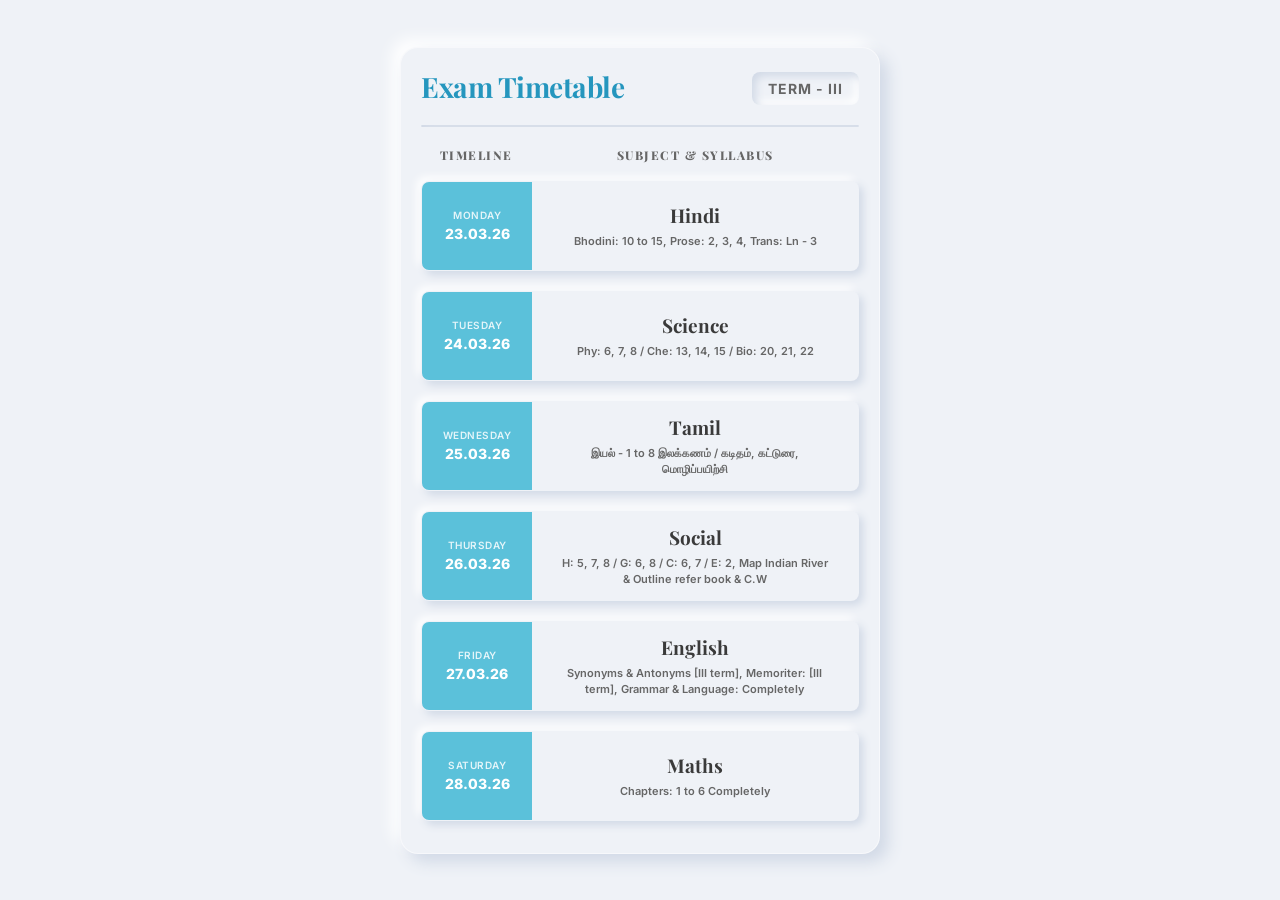
<file: index.html>
<!DOCTYPE html>
<html lang="en">

<head>
  <meta charset="UTF-8">
  <meta name="viewport" content="width=device-width, initial-scale=1.0">
  <title>Exam Timetable - Term III</title>
  <!-- Fonts -->
  <link rel="preconnect" href="https://fonts.googleapis.com">
  <link rel="preconnect" href="https://fonts.gstatic.com" crossorigin>
  <link
    href="https://fonts.googleapis.com/css2?family=Inter:wght@400;500;600;700&family=Playfair+Display:ital,wght@0,700;1,500&display=swap"
    rel="stylesheet">
  <link rel="stylesheet" href="https://cdnjs.cloudflare.com/ajax/libs/font-awesome/6.4.0/css/all.min.css">

  <style>
    :root {
      --bg-color: #eff2f7;
      --neu-light: #ffffff;
      --neu-dark: #d1d9e6;
      --primary-accent: #2596be;
      --secondary-accent: #5bc1da;
      --text-main: #3a3a3a;
      --text-muted: #666666;
      --radius-lg: 18px;
      --radius-md: 8px;
      --radius-sm: 5px;

      --fontHeading: 'Playfair Display', serif;
      --fontBody: 'Inter', sans-serif;
      --fontTamil: 'Noto Sans Tamil', sans-serif;

      --neu-flat: 8px 8px 16px var(--neu-dark), -8px -8px 16px var(--neu-light);
      --neu-pressed: inset 4px 4px 8px var(--neu-dark), inset -4px -4px 8px var(--neu-light);
      --neu-elevated: 4px 4px 8px var(--neu-dark), -4px -4px 8px var(--neu-light);
    }

    * {
      box-sizing: border-box;
      margin: 0;
      padding: 0;
    }

    body {
      background-color: var(--bg-color);
      font-family: var(--fontBody);
      color: var(--text-main);
      display: flex;
      justify-content: center;
      align-items: center;
      min-height: 100vh;
      padding: 20px;
    }

    .main-card {
      width: 100%;
      max-width: 480px;
      background: var(--bg-color);
      border-radius: var(--radius-lg);
      box-shadow: var(--neu-flat);
      padding: 20px;
      border: 1px solid rgba(255, 255, 255, 0.5);
      position: relative;
    }

    .header-section {
      display: flex;
      justify-content: space-between;
      align-items: flex-end;
      margin-bottom: 15px;
    }

    .title-block h1 {
      font-family: var(--fontHeading);
      font-size: 28px;
      color: var(--primary-accent);
      letter-spacing: -0.5px;
    }

    .term-badge {
      background: var(--bg-color);
      padding: 8px 16px;
      border-radius: var(--radius-md);
      box-shadow: var(--neu-pressed);
      font-weight: 700;
      font-size: 14px;
      color: var(--text-muted);
      letter-spacing: 1px;
    }

    .divider {
      height: 2px;
      background: var(--bg-color);
      box-shadow: var(--neu-pressed);
      border-radius: 2px;
      margin: 20px 0;
    }

    .timetable-container {
      display: flex;
      flex-direction: column;
      gap: 8px;
    }

    .table-header {
      display: flex;
      padding: 0;
      margin-bottom: 10px;
      font-family: var(--fontHeading);
      font-size: 12px;
      font-weight: 800;
      /* font-style: italic; */
      text-transform: uppercase;
      color: var(--text-muted);
      letter-spacing: 1.5px;
    }

    .table-header span:first-child {
      width: 110px;
      text-align: center;
      flex-shrink: 0;
    }

    .table-header span:last-child {
      flex-grow: 1;
      text-align: center;
    }

    .time-row {
      display: flex;
      background: var(--bg-color);
      border-radius: var(--radius-md);
      box-shadow: var(--neu-elevated);
      transition: all 0.3s ease;
      border: 1px solid transparent;
      overflow: hidden;
      margin-bottom: 12px;
      align-items: stretch;
      height: 90px;
      /* Hardcoded Height */
      flex-shrink: 0;
    }

    .date-block {
      background: var(--secondary-accent);
      padding: 15px;
      display: flex;
      flex-direction: column;
      align-items: center;
      justify-content: center;
      width: 110px;
      /* Hardcoded Width */
      gap: 4px;
      flex-shrink: 0;
    }

    .content-block {
      flex-grow: 1;
      display: flex;
      flex-direction: column;
      justify-content: center;
      align-items: center;
      padding: 8px 12px;
    }

    .day-label {
      font-size: 10px;
      font-weight: 600;
      color: rgba(255, 255, 255, 0.84);
      text-transform: uppercase;
      letter-spacing: 0.5px;
    }

    .date-label {
      font-size: 14px;
      font-weight: 800;
      color: #ffffff;
    }

    .subject-cell {
      font-family: var(--fontHeading);
      font-weight: 700;
      font-size: 19px;
      color: var(--text-main);
      text-align: center;
    }

    .syllabus-text {
      font-family: var(--fontBody);
      font-size: 11px;
      font-weight: 600;
      color: var(--text-muted);
      text-align: center;
      line-height: 1.4;
      margin-top: 6px;
      max-width: 90%;
    }

    .time-row:hover {
      box-shadow: inset 2px 2px 5px var(--neu-dark), inset -2px -2px 5px var(--neu-light);
    }

    .footer-section {
      margin-top: 35px;
      display: flex;
      flex-direction: column;
      align-items: center;
      gap: 10px;
    }

    .signature-line {
      width: 180px;
      height: 1px;
      background: var(--neu-dark);
      box-shadow: 0 1px 0 var(--neu-light);
    }

    .signature-text {
      font-family: var(--fontHeading);
      font-style: italic;
      font-size: 14px;
      color: var(--text-muted);
    }

    .page-num {
      font-size: 10px;
      color: #ccc;
      margin-top: 15px;
      font-weight: 600;
    }

    /* Mobile Optimization for 100vh fit */
    @media (max-width: 480px) {
      body {
        padding: 10px;
        overflow: hidden;
        /* Avoid secondary scroll if possible */
      }

      .main-card {
        padding: 12px;
        display: flex;
        flex-direction: column;
        height: calc(100vh - 10px);
        max-height: 100vh;
        justify-content: flex-start;
      }

      .header-section {
        margin-bottom: 8px;
      }

      .title-block h1 {
        font-size: 18px;
      }

      .term-badge {
        padding: 3px 8px;
        font-size: 10px;
      }

      .divider {
        margin: 6px 0;
      }

      .timetable-container {
        gap: 4px;
        flex-grow: 1;
        overflow-y: auto;
      }

      .time-row {
        margin-bottom: 6px;
        height: 75px;
        /* Hardcoded Height for Mobile */
      }

      .table-header span:first-child {
        width: 85px;
      }

      .date-block {
        padding: 6px;
        width: 85px;
        /* Hardcoded Width for Mobile */
      }

      .day-label {
        font-size: 7px;
      }

      .date-label {
        font-size: 11px;
      }

      .subject-cell {
        font-size: 14px;
      }

      .syllabus-text {
        font-size: 9px;
        margin-top: 1px;
        padding-bottom: 2px;
      }

      .footer-section {
        margin-top: 15px;
        gap: 5px;
      }

      .signature-text {
        font-size: 12px;
      }

      .page-num {
        margin-top: 5px;
        font-size: 9px;
      }
    }
  </style>
</head>

<body>

  <div class="main-card">
    <div class="header-section">
      <div class="title-block">
        <h1>Exam Timetable</h1>
      </div>
      <div class="term-badge">TERM - III</div>
    </div>

    <div class="divider"></div>

    <div class="timetable-container">
      <!-- Labels -->
      <div class="table-header">
        <span>Timeline</span>
        <span>Subject & Syllabus</span>
      </div>

      <!-- Row 1 -->
      <div class="time-row">
        <div class="date-block">
          <span class="day-label">Monday</span>
          <span class="date-label">23.03.26</span>
        </div>
        <div class="content-block">
          <div class="subject-cell">Hindi</div>
          <div class="syllabus-text">Bhodini: 10 to 15, Prose: 2, 3, 4, Trans: Ln - 3</div>
        </div>
      </div>

      <!-- Row 2 -->
      <div class="time-row">
        <div class="date-block">
          <span class="day-label">Tuesday</span>
          <span class="date-label">24.03.26</span>
        </div>
        <div class="content-block">
          <div class="subject-cell">Science</div>
          <div class="syllabus-text">Phy: 6, 7, 8 / Che: 13, 14, 15 / Bio: 20, 21, 22</div>
        </div>
      </div>

      <!-- Row 3 -->
      <div class="time-row">
        <div class="date-block">
          <span class="day-label">Wednesday</span>
          <span class="date-label">25.03.26</span>
        </div>
        <div class="content-block">
          <div class="subject-cell">Tamil</div>
          <div class="syllabus-text">இயல் - 1 to 8 இலக்கணம் / கடிதம், கட்டுரை, மொழிப்பயிற்சி</div>
        </div>
      </div>

      <!-- Row 4 -->
      <div class="time-row">
        <div class="date-block">
          <span class="day-label">Thursday</span>
          <span class="date-label">26.03.26</span>
        </div>
        <div class="content-block">
          <div class="subject-cell">Social</div>
          <div class="syllabus-text">H: 5, 7, 8 / G: 6, 8 / C: 6, 7 / E: 2, Map Indian River & Outline refer
            book & C.W</div>
        </div>
      </div>

      <!-- Row 5 -->
      <div class="time-row">
        <div class="date-block">
          <span class="day-label">Friday</span>
          <span class="date-label">27.03.26</span>
        </div>
        <div class="content-block">
          <div class="subject-cell">English</div>
          <div class="syllabus-text">Synonyms & Antonyms [III term], Memoriter: [III term], Grammar &
            Language: Completely</div>
        </div>
      </div>

      <!-- Row 6 -->
      <div class="time-row">
        <div class="date-block">
          <span class="day-label">Saturday</span>
          <span class="date-label">28.03.26</span>
        </div>
        <div class="content-block">
          <div class="subject-cell">Maths</div>
          <div class="syllabus-text">Chapters: 1 to 6 Completely</div>
        </div>
      </div>
    </div>

  </div>

</body>

</html>
</file>
